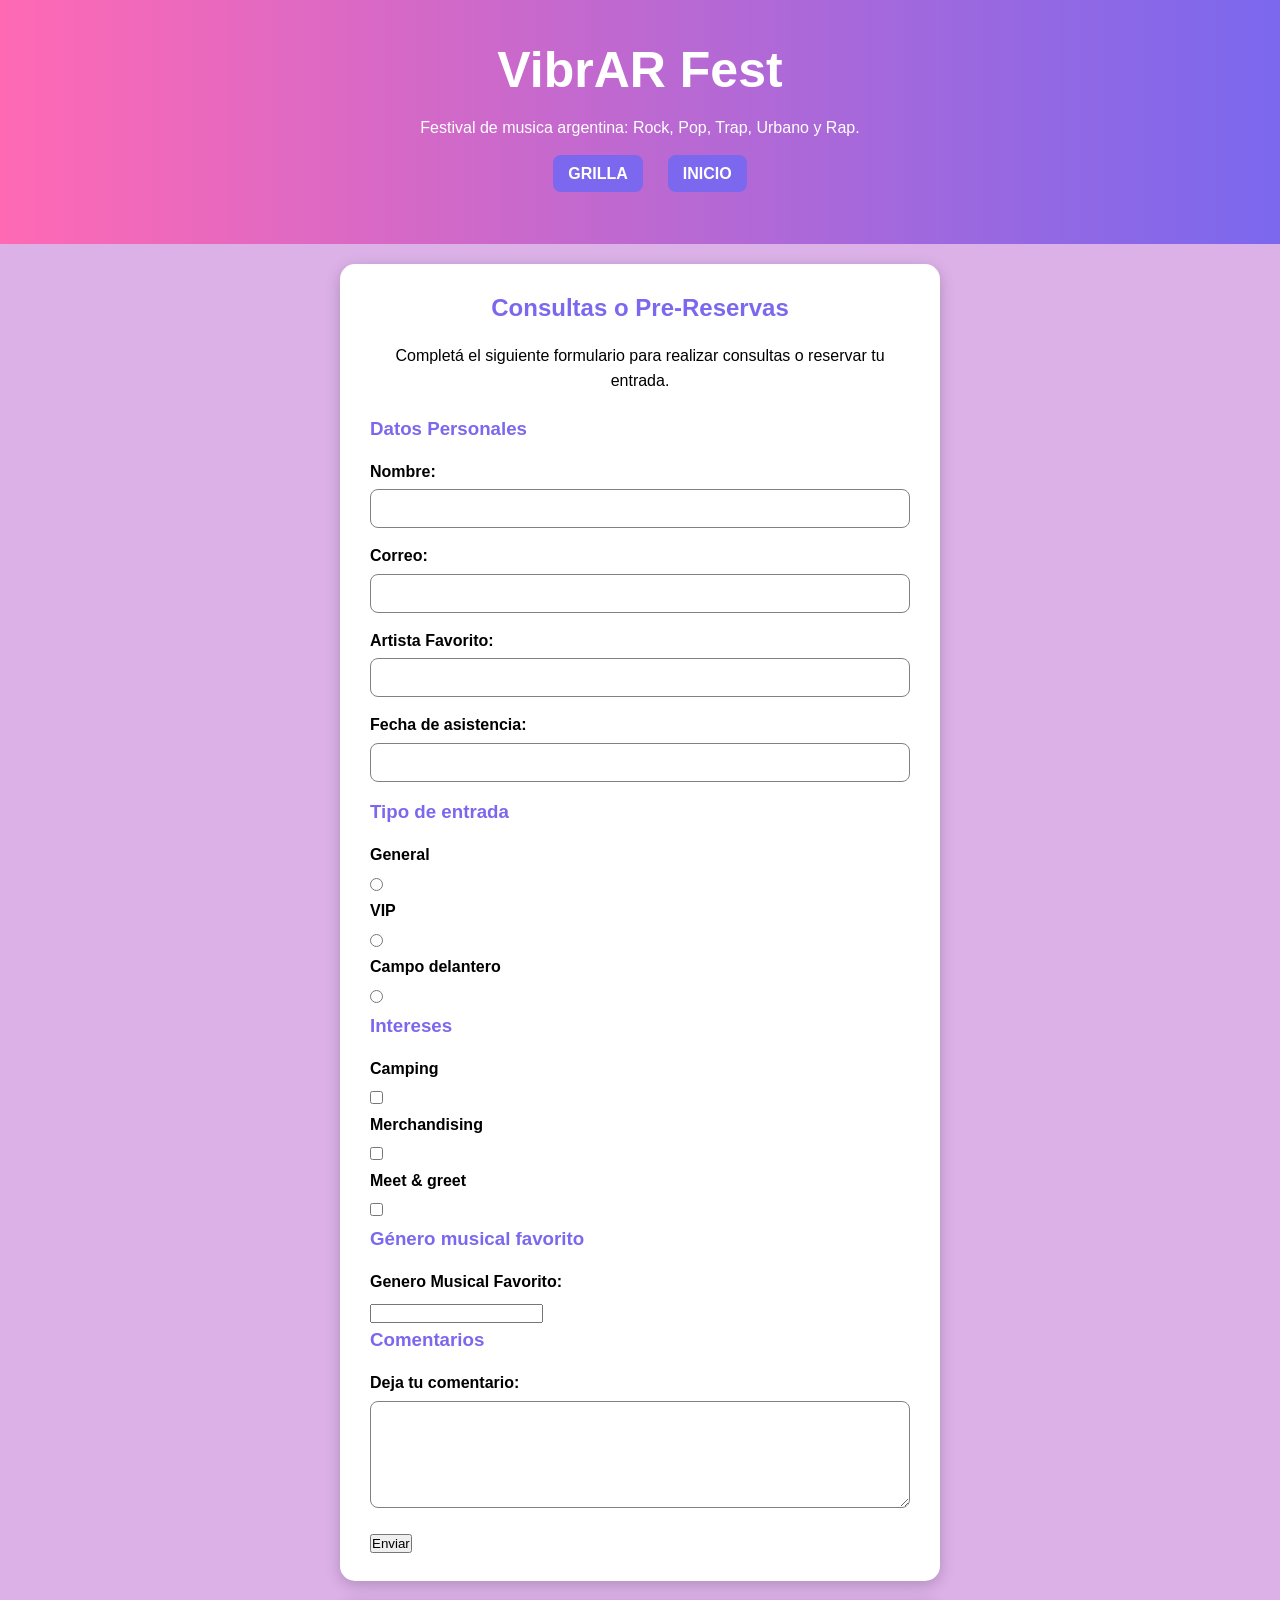
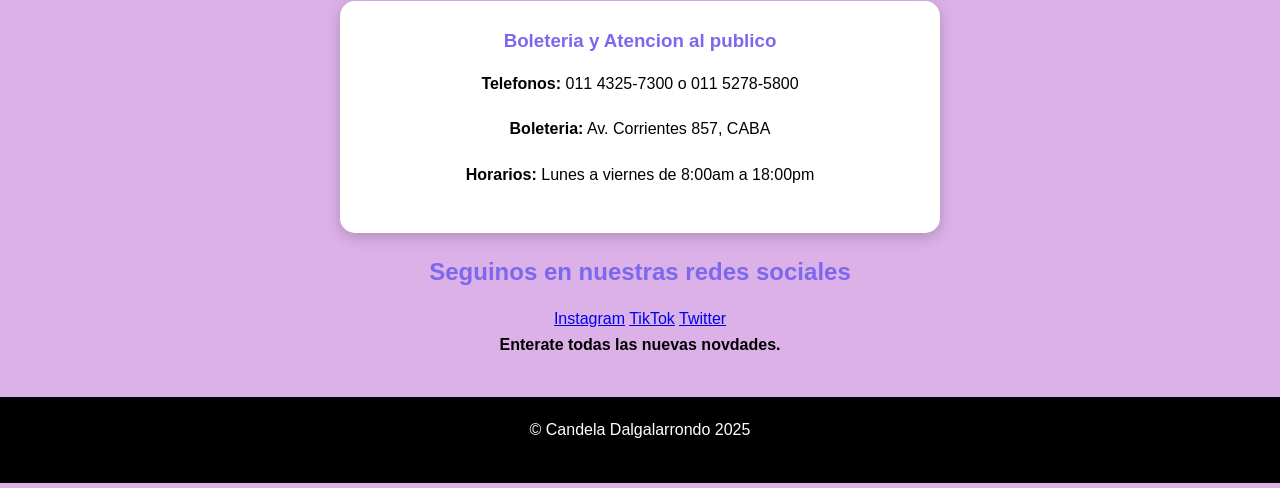
<file: contacto.html>
<!DOCTYPE html>
<html lang="es">
   <head>
    <meta charset="UTF-8">
    <meta name="viewport" content="width=device-width, initial-scale=1.0">
    <title> Consultas o Pre-Reservas | VibrAR Fest
    </title>
    <link rel="stylesheet" href="css/contacto.css">
   </head>
   <body>
     <header>
        <h1> VibrAR Fest </h1>
        <p>Festival de musica argentina: Rock, Pop, Trap, Urbano y Rap. </p>
        <nav>
            <ul>
                <li><a href="programacion.html"> GRILLA</a></li>
                <li><a href="index.html"> INICIO</a></li>
            </ul>
        </nav>
 </header>


<main>
    <section class="formulario">
    <h2>Consultas o Pre-Reservas</h2>
    <p>Completá el siguiente formulario para realizar consultas o reservar tu entrada.</p>
   <form>

    <article>
    <h3> Datos Personales</h3>
      <label for="Nombre">Nombre:</label>
    <input id="Nombre" type="text" name="Nombre">

    <label for="Correo">Correo:</label>
    <input id="Correo" type="text" name="Correo Elctronico">

      <label for="artista favorito">Artista Favorito:</label>
    <input id="artista favorito" type="text" name="Artista Favorito:">

      <label for="fecha">Fecha de asistencia:</label>
    <input id="fecha" type="text" name="Fecha de asistencia:">
    </article>

<article>
    <h3> Tipo de entrada</h3>

       <label for="entrada1">General</label>
       <input id="entrada1" type="radio" name="entradas">

      <label for="entrada2">VIP</label>
      <input id="entrada2" type="radio" name="entradas">

      <label for="entrada3">Campo delantero</label>
      <input id="entrada3" type="radio" name="entradas">

</article>




<article>
    <h3> Intereses</h3>
      
       <label for="camping">Camping</label>
       <input id="camping" type="checkbox" name="intereses">

      <label for="merchandising">Merchandising</label>
      <input id="merchandising" type="checkbox" name="interesess">

      <label for="meet">Meet & greet</label>
      <input id="meet" type="checkbox" name="interes">
</article>

<article>
    <h3>Género musical favorito</h3>
      
      <label for="genero">Genero Musical Favorito:</label>
      <input list="generomusical" id="genero" name="genero">
      <datalist id="generomusical">
      <option value="Pop">
      <option value="Rap">  
      <option value="Rock">
      <option value="Urbano">
      <option value="Trap">
      </datalist>
</article>

<article>
    <h3>Comentarios</h3>

       <label for="coment">Deja tu comentario:</label>
       <textarea id="coment" name="coment" rows="5" cols="33">
       </textarea>
 </article>
  
       <input type="submit" value="Enviar">

   </form>
   </main>
</section>

<section class="contacto">
        <h3>Boleteria y Atencion al publico</h3>
        <article>
        <p><strong>Telefonos:</strong> 011 4325-7300 o 011 5278-5800 </p>
        <p><strong>Boleteria:</strong> Av. Corrientes 857, CABA</p>
        <p><strong>Horarios:</strong> Lunes a viernes de 8:00am a 18:00pm</p>
        </article>
</section>



<aside class="redes">
    <h2>Seguinos en nuestras redes sociales </h2>
    <a href="https://www.instagram.com/Instagram" target="_blank">Instagram</a>
    <a href="https://www.tiktok.com/@lollapaloozaar?lang=es" target="_blank">TikTok</a>
    <a href="https://x.com/stadiumlunapark" target="_blank">Twitter</a>
    <h4>Enterate todas las nuevas novdades.</h4>
</aside>

<footer>
     <p> © Candela Dalgalarrondo 2025</p>
</footer>

   </body>
</html>
</file>
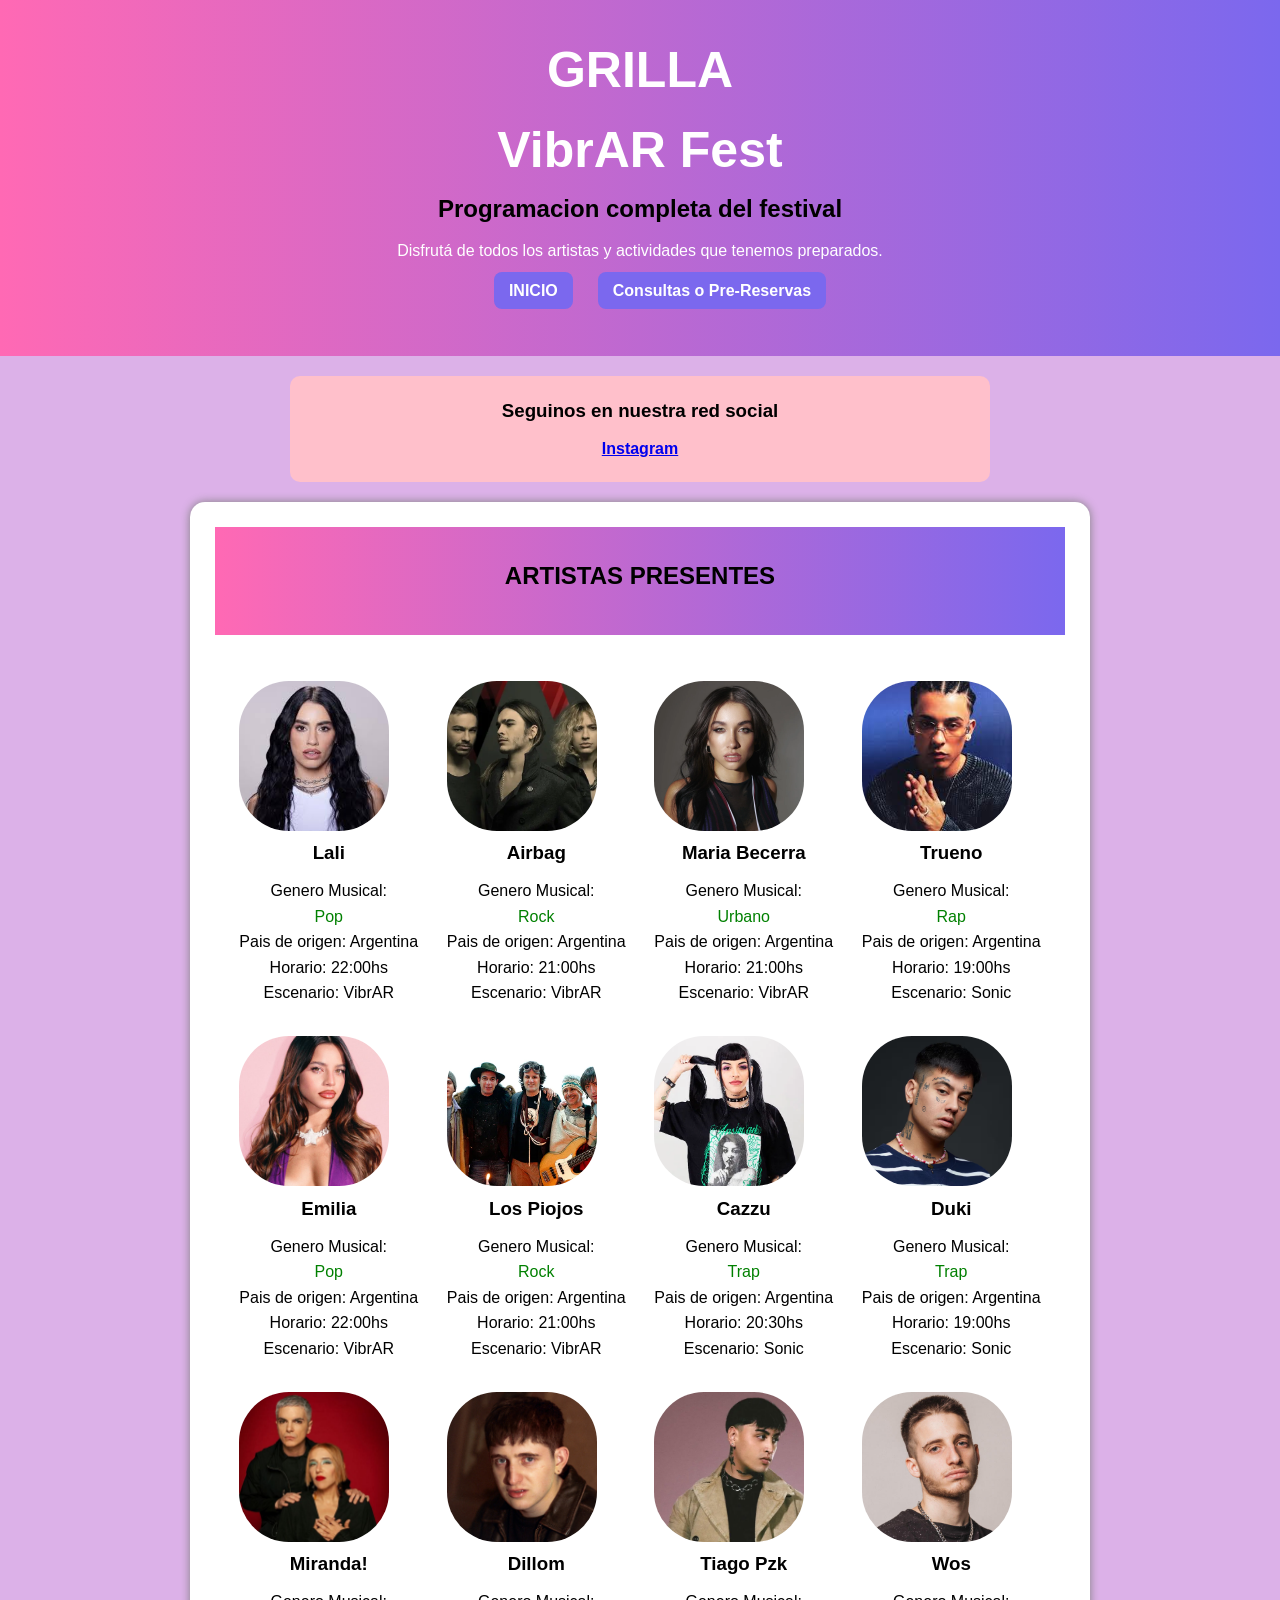
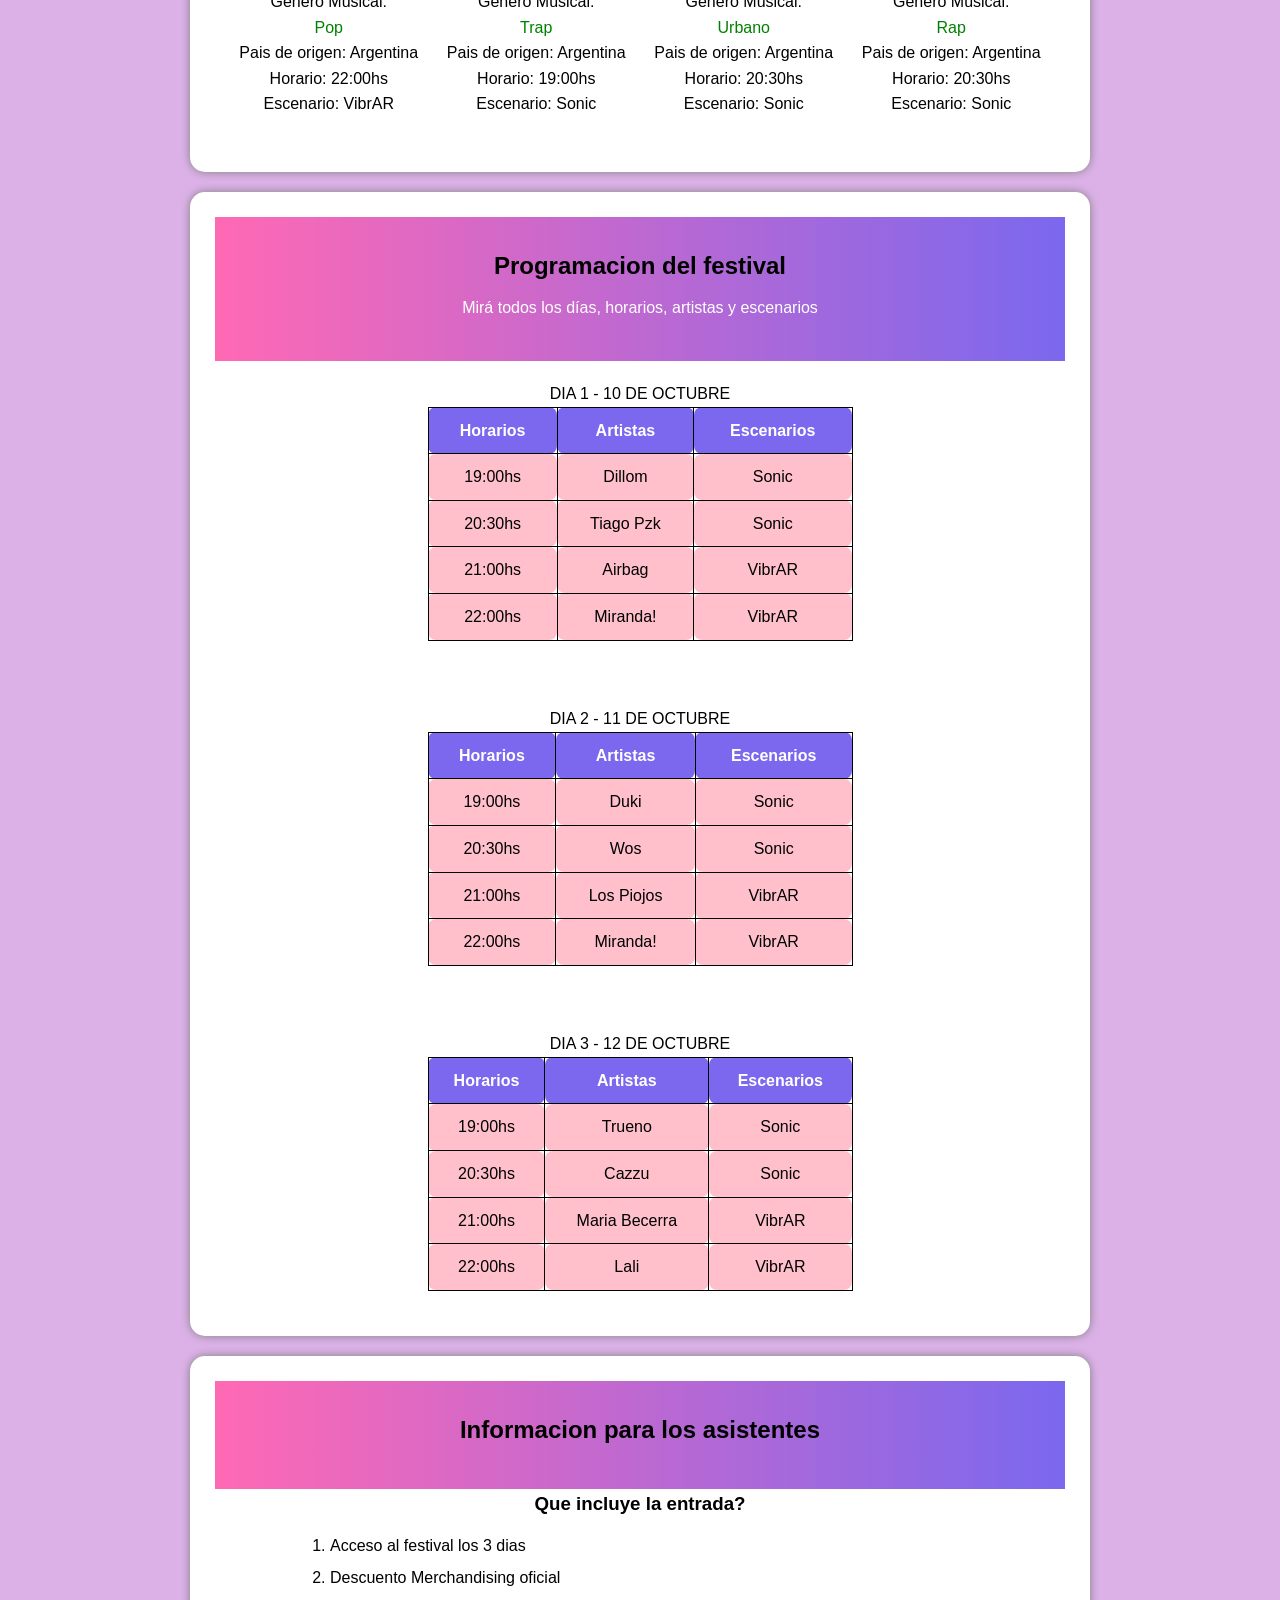
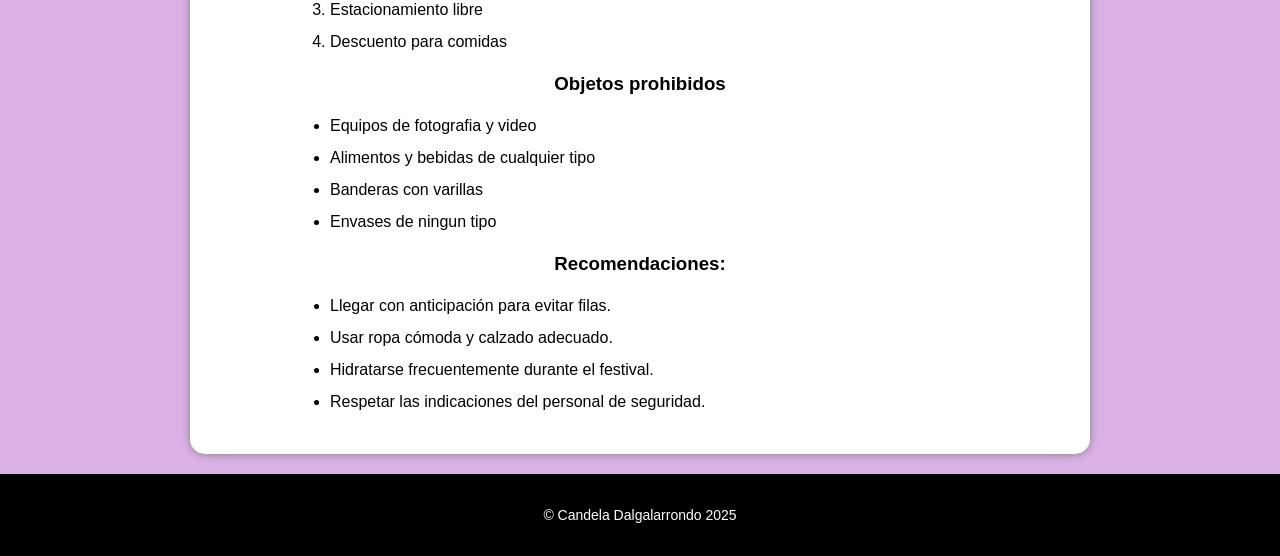
<file: programacion.html>
<!DOCTYPE html>
<html lang="es">

<head>
    <meta charset="UTF-8">
    <meta name="viewport" content="width=device-width, initial-scale=1.0">
    <title> GRILLA </title>
    <link rel="stylesheet" href="css/programacion.css">
</head>

<body>
    
    <header> 
        <h1>  GRILLA <br>
            VibrAR Fest </h1>
         <h2>Programacion completa del festival </h2>
         <p>Disfrutá de todos los artistas y actividades que tenemos preparados.</p>
    <nav>
           <ul>
               <li> <a href="index.html"> INICIO </a> </li>
               <li> <a href="contacto.html"> Consultas o Pre-Reservas </a> </li>
           </ul>
    </nav>
</header>


<aside class="red-social">
    <h3>Seguinos en nuestra red social </h3>
    <a href="https://www.instagram.com/Instagram" target="_blank">Instagram</a>
</aside>
  


 <main>
  <article class="artistas-presentes">
    <header>
        <h2> ARTISTAS PRESENTES</h2>
         </header> <br>
      <div class="galeria">
          <figure class="artistas">
           <img src="imagenes/lalifoto.jpg" alt="Una de las artistas invitadas: Lali.">
            <figcaption>
           <h3>Lali</h3>
            <p>Genero Musical: <br><span>Pop</span><br>
            Pais de origen: Argentina <br>
           Horario: 22:00hs <br>
               Escenario: VibrAR
            </p>
            </figcaption>
          </figure>


         <figure class="artistas">
           <img src="imagenes/airbagfoto.jpg" alt="Una de las bandas invitadas: Airbag.">
            <figcaption>
           <h3> Airbag </h3>
            <p>Genero Musical:<br> <span>Rock</span><br>
               Pais de origen: Argentina <br>
               Horario: 21:00hs <br>
               Escenario: VibrAR
            </p>
           </figcaption>
         </figure>


        <figure class="artistas">
           <img src="imagenes/mariabacerrafoto.jpg" alt="Una de las artistas invitadas: Maria Becerra.">
            <figcaption>
           <h3> Maria Becerra </h3>
            <p>Genero Musical: <br><span>Urbano</span><br>
               Pais de origen: Argentina <br>
               Horario: 21:00hs <br>
               Escenario: VibrAR
            </p>
            </figcaption>
        </figure>



         <figure class="artistas">
           <img src="imagenes/truenofoto.jpg" alt="Uno de los artistas invitados: Trueno.">
           <figcaption>
           <h3> Trueno</h3>
           <p>Genero Musical:<br> <span>Rap</span><br>
           Pais de origen: Argentina <br>
               Horario: 19:00hs <br>
               Escenario: Sonic
            </p>
           </figcaption>
         </figure> 
        
        
        
        <figure class="artistas">
           <img src="imagenes/emiliamernesfoto.jpg" alt="Una de las artistas invitadas: Emilia.">
           <figcaption>
           <h3> Emilia</h3>
            <p>Genero Musical:<br> <span>Pop</span><br>
               Pais de origen: Argentina <br>
               Horario: 22:00hs <br>
               Escenario: VibrAR
            </p>
            </figcaption>
        </figure>



         <figure class="artistas">
           <img src="imagenes/lospiojosfoto.jpg" alt="Una de las bandas invitadas: Los Piojos.">
           <figcaption>
           <h3> Los Piojos </h3>
            <p>Genero Musical:<br> <span>Rock</span><br>
               Pais de origen: Argentina <br>
               Horario: 21:00hs <br>
               Escenario: VibrAR
            </p>
            </figcaption>
         </figure>


         <figure class="artistas">
           <img src="imagenes/cazzufoto.jpg" alt="Una de las artistas invitadas: Cazzu.">
           <figcaption>
           <h3> Cazzu</h3>
            <p>Genero Musical:<br> <span>Trap</span><br>
               Pais de origen: Argentina <br>
               Horario: 20:30hs <br>
               Escenario: Sonic
            </p>
            </figcaption>
         </figure>



         <figure class="artistas">
           <img src="imagenes/dukifoto.jpg" alt="Uno de los artistas invitados: Duki.">
           <figcaption>
           <h3> Duki</h3>
            <p>Genero Musical:<br> <span>Trap</span><br>
               Pais de origen: Argentina <br>
               Horario: 19:00hs <br>
               Escenario: Sonic
            </p>
            </figcaption>
         </figure>
    

        <figure class="artistas">
           <img src="imagenes/miranda!foto.jpg" alt="Una de las bandas invitadas: Miranda!.">
           <figcaption>
           <h3> Miranda!</h3>
            <p>Genero Musical:<br> <span>Pop</span><br>
               Pais de origen: Argentina <br>
               Horario: 22:00hs <br>
               Escenario: VibrAR
            </p>
            </figcaption>
        </figure>



       <figure class="artistas">
           <img src="imagenes/dillomfoto.jpg" alt="Uno de los artistas invitados: Dillom.">
           <figcaption>
           <h3> Dillom</h3>
            <p>Genero Musical:<br> <span>Trap</span><br>
               Pais de origen: Argentina <br>
               Horario: 19:00hs <br>
               Escenario: Sonic
            </p>
            </figcaption>
       </figure>



    <figure class="artistas">
           <img src="imagenes/tiagopzkfoto.jpg" alt="Uno de los artistas invitados: Tiago Pzk.">
           <figcaption>
           <h3> Tiago Pzk</h3>
            <p>Genero Musical:<br> <span>Urbano</span><br>
               Pais de origen: Argentina <br>
               Horario: 20:30hs <br>
               Escenario: Sonic
            </p>
            </figcaption>
    </figure>


        <figure class="artistas">
           <img src="imagenes/wosfoto.jpg" alt="Uno de los artistas invitados: Wos.">
           <figcaption>
           <h3> Wos</h3>
            <p>Genero Musical:<br> <span>Rap</span><br>
               Pais de origen: Argentina <br>
               Horario: 20:30hs <br>
               Escenario: Sonic
            </p>
            </figcaption>
        </figure>
      </div>
  </article>
 </main>

 
 <section class="programacion">
      <header> 
     <h2> Programacion del festival</h2>
<p>Mirá todos los días, horarios, artistas y escenarios</p>
    </header>

    
    <table>
        <caption> DIA 1 - 10 DE OCTUBRE</caption>
        <tr>
        <th>Horarios</th>
        <th>Artistas</th>
        <th>Escenarios</th>
        </tr>

<tr>
    <td>19:00hs</td>
    <td>Dillom</td>
    <td>Sonic</td>

 </tr>

 
 <tr>
    <td>20:30hs</td>
    <td>Tiago Pzk</td>
    <td>Sonic</td>
</tr>


<tr>
    <td>21:00hs</td>
    <td>Airbag</td>
    <td>VibrAR</td>
</tr>

    
<tr>
    <td>22:00hs</td>
    <td>Miranda!</td>
     <td>VibrAR</td>
 </tr>

    </table>  <br>
     






    <table>
        <caption> DIA 2 - 11 DE OCTUBRE</caption>
        <tr>
        <th>Horarios</th>
        <th>Artistas</th>
        <th>Escenarios</th>
        </tr>

<tr>
    <td>19:00hs</td>
    <td>Duki</td>
    <td>Sonic</td>

 </tr>

 
 <tr>
    <td>20:30hs</td>
    <td>Wos</td>
    <td>Sonic</td>
</tr>


<tr>
    <td>21:00hs</td>
    <td>Los Piojos</td>
    <td>VibrAR</td>
</tr>

    
<tr>
    <td>22:00hs</td>
    <td>Miranda!</td>
     <td>VibrAR</td>
 </tr>

    </table> <br>
     





    <table>
        <caption> DIA 3 - 12 DE OCTUBRE</caption>
        <tr>
        <th>Horarios</th>
        <th>Artistas</th>
        <th>Escenarios</th>
        </tr>

<tr>
    <td>19:00hs</td>
    <td>Trueno</td>
    <td>Sonic</td>

 </tr>

 
 <tr>
    <td>20:30hs</td>
    <td>Cazzu</td>
    <td>Sonic</td>
</tr>


<tr>
    <td>21:00hs</td>
    <td>Maria Becerra</td>
    <td>VibrAR</td>
</tr>

    
<tr>
    <td>22:00hs</td>
    <td>Lali</td>
     <td>VibrAR</td>
 </tr>

    </table>
     
 </section>

<section class="informacion-importante">
<header>
    <h2>Informacion para los asistentes</h2>
</header>

<h3>Que incluye la entrada?</h3>
<ol>
<li>Acceso al festival los 3 dias</li>
<li>Descuento Merchandising oficial</li>
<li>Estacionamiento libre</li>
<li>Descuento para comidas</li>
</ol>

    <h3>Objetos prohibidos</h3>
<ul>
<li>Equipos de fotografia y video</li>
<li>Alimentos y bebidas de cualquier tipo</li>
<li>Banderas con varillas</li>
<li>Envases de ningun tipo</li>
</ul>

 <h3>Recomendaciones:</h3>
  <ul>
    <li>Llegar con anticipación para evitar filas.</li>
    <li>Usar ropa cómoda y calzado adecuado.</li>
    <li>Hidratarse frecuentemente durante el festival.</li>
    <li>Respetar las indicaciones del personal de seguridad.</li>
  </ul>
 </section>
 

<footer>
      <p> © Candela Dalgalarrondo 2025</p>
</footer>


</body>
</file>
<file: css/contacto.css>
* {
  margin: 0;
  padding: 0;
  box-sizing: border-box;
}


body {
  font-family: Helvetica, Verdana, sans-serif;
  background-color: #dcb1e8;
  color: black;
  line-height: 1.6;
  text-align: center;
}


header {
  background: linear-gradient(to right, hotpink, mediumslateblue);
  color: white;
  padding: 30px 10px;
}

header h1 {
  font-size: 50px;
  margin-bottom: 5px;
}

header h3 {
  font-size: 20px;
  margin-bottom: 15px;
}


nav ul {
  list-style: none;
  display: flex;
  justify-content: center;
  gap: 25px;
  margin-bottom: 20px;
}

nav a {
  color: white;
  text-decoration: none;
  font-weight: bold;
  background-color: mediumslateblue;
  padding: 10px 15px;
  border-radius: 8px;
  transition: 0.3s;
}

nav a:hover {
  background-color: gold;
  color: black;
}


section {
  background-color: white;
  padding: 25px 30px;
  margin: 20px auto;
  max-width: 600px;
  border-radius: 15px;
  box-shadow: 0 4px 15px rgba(0,0,0,0.2);
}


h2, h3 {
  color: mediumslateblue;
  margin-bottom: 15px;
}


p {
  margin-bottom: 20px;
  font-size: 16px;
}


form {
  text-align: left;
}

label {
  display: block;
  margin-bottom: 5px;
  font-weight: bold;
}

input[type="text"], input[type="email"], input[type="date"], textarea {
  width: 100%;
  padding: 10px;
  margin-bottom: 15px;
  border-radius: 8px;
  border: 1px solid gray;
  font-size: 15px;
}

textarea {
  resize: vertical;
  min-height: 80px;
}

button {
  width: 100%;
  background-color: mediumslateblue;
  color: white;
  border: none;
  padding: 12px 0;
  border-radius: 8px;
  font-weight: bold;
  font-size: 16px;
  cursor: pointer;
  transition: 0.3s;
}

button:hover {
  background-color: gold;
  color: black;
}


ul, ol {
  margin: 10px 0 20px 20px;
  text-align: left;
}

li {
  margin-bottom: 8px;
  font-size: 16px;
}

footer {
  background-color: black;
  color: white;
  text-align: center;
  padding: 20px;
  margin-top: 40px;
  font-size: 14px;
}
</file>
<file: css/programacion.css>
* {
  margin: 0;
  padding: 0;
  box-sizing: border-box;
}

body {
  font-family: Helvetica, Verdana, sans-serif;
  background-color: #dcb1e8;
  color: black;
  line-height: 1.6;
}

header {
  background: linear-gradient(to right, hotpink, mediumslateblue);
  color: white;
  text-align: center;
  padding: 30px 10px;
}

header h1 {
  font-size: 50px;
}

header h3 {
  font-size: 22px;
  margin-top: 5px;
}

nav ul {
  list-style: none;
  display: flex;
  justify-content: center;
  gap: 25px;
  margin-top: 15px;
}

nav a {
  color: white;
  text-decoration: none;
  font-weight: bold;
  background-color: mediumslateblue;
  padding: 10px 15px;
  border-radius: 8px;
  transition: 0.3s;
}

nav a:hover {
  background-color: gold;
  color: black;
}

section, article {
  background-color: white;
  padding: 25px;
  margin: 20px auto;
  max-width: 900px;
  border-radius: 15px;
  box-shadow: 0 0 10px gray;
}

aside {
  background-color: pink;
  padding: 20px;
  margin: 20px auto;
  max-width: 700px;
  text-align: center;
  border-radius: 10px;
  font-weight: bold;
}







.galeria {
  display: grid;
  grid-template-columns: repeat(auto-fit, minmax(150px, 1fr));
  gap: 20px;
  padding: 20px;
  justify-items: center;
}

.artistas img {
  width: 150px;      
  height: 150px;     
  object-fit: cover;
  border-radius: 50px;
}

.artistas span {
  color: green;
}








table {
  width: 50%;
  margin: 20px auto;
  border-collapse: collapse;
  text-align: center;
}

th, td {
  padding: 10px;
  border: 1px solid black;
  border-radius: 8px;
  background-color: pink;
}

th {
  background-color: mediumslateblue;
  color: white;
}


ul, ol {
  margin: 15px auto;
  padding-left: 40px;
  max-width: 700px;
  text-align: left;
}

li {
  margin-bottom: 8px;
  color: black;
  font-size: 16px;
  line-height: 1.5;
}


footer {
  background-color: black;
  color: white;
  text-align: center;
  padding: 20px;
  font-size: 14px;
}

h2, h3 {
  color: rgb(0, 0, 0);
  text-align: center;
  margin-bottom: 10px;
}

p {
  margin: 10px 0;

  text-align: center;
}
</file>
